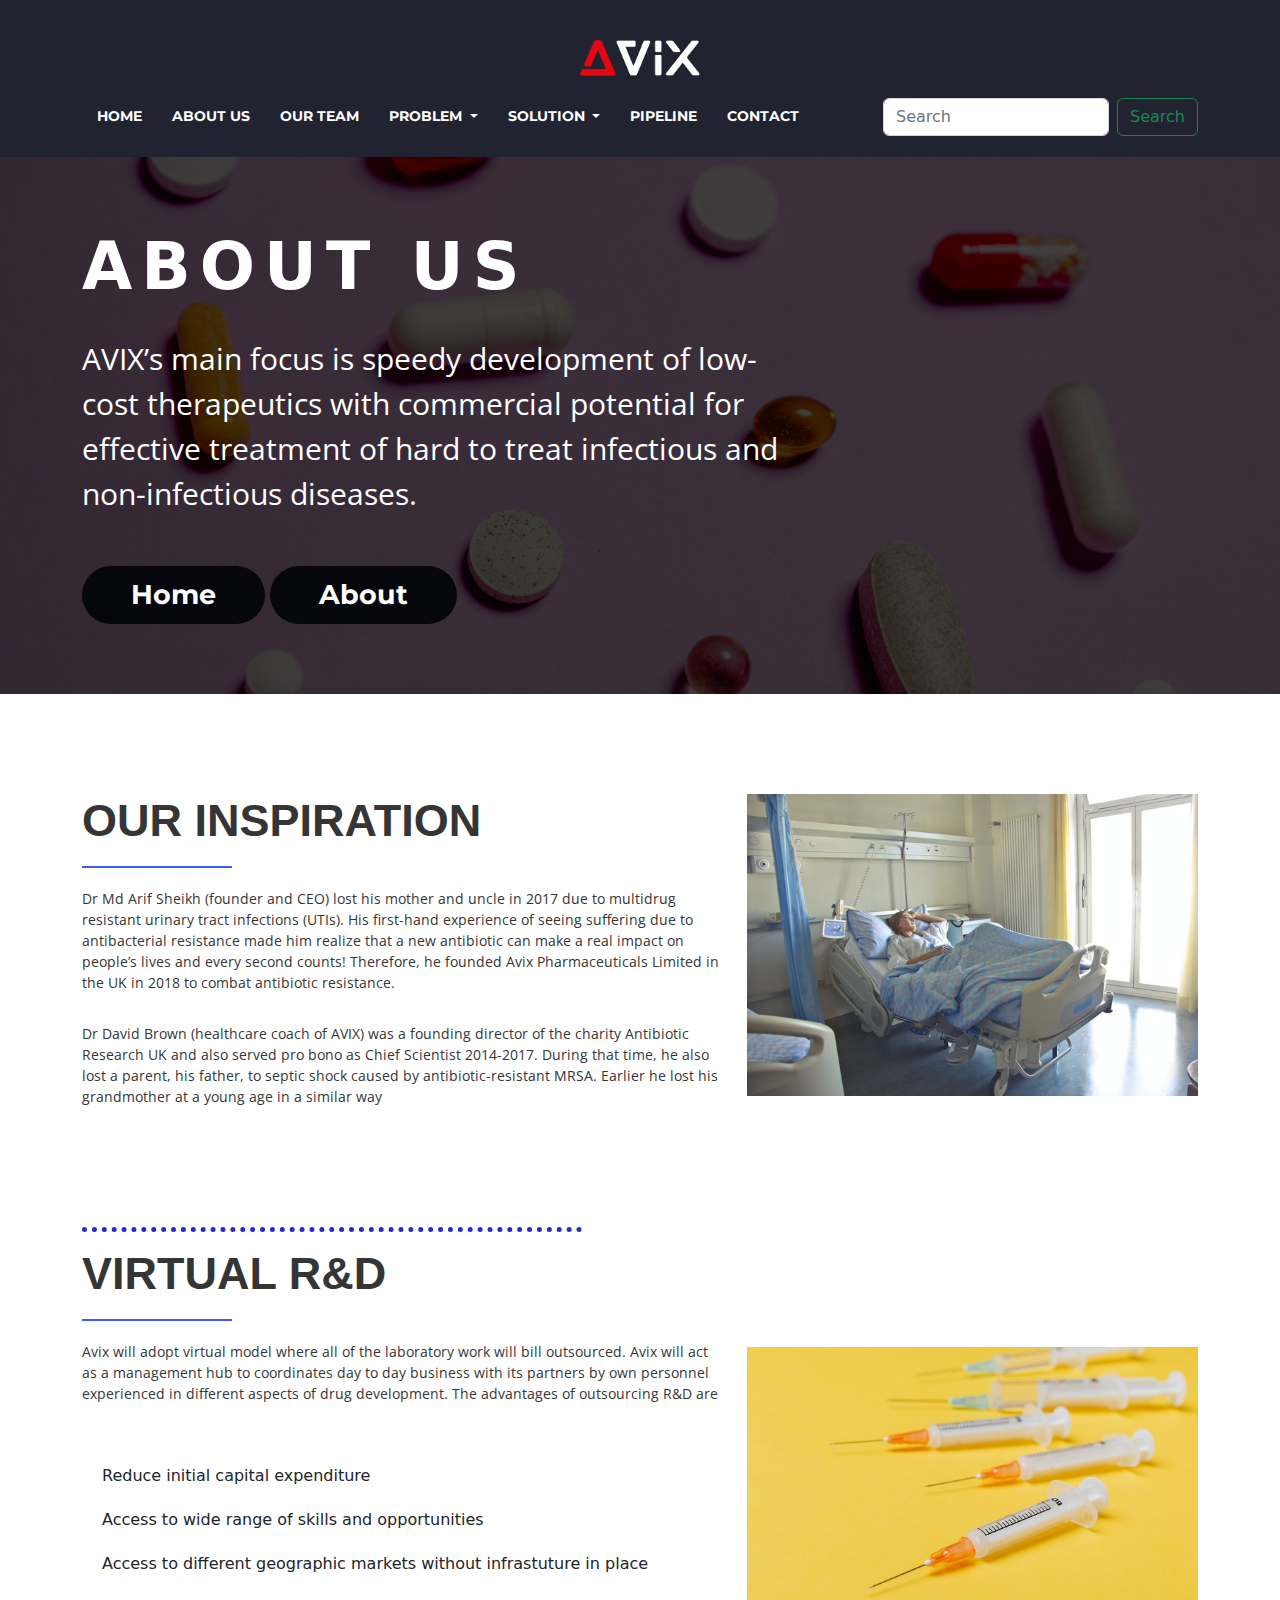
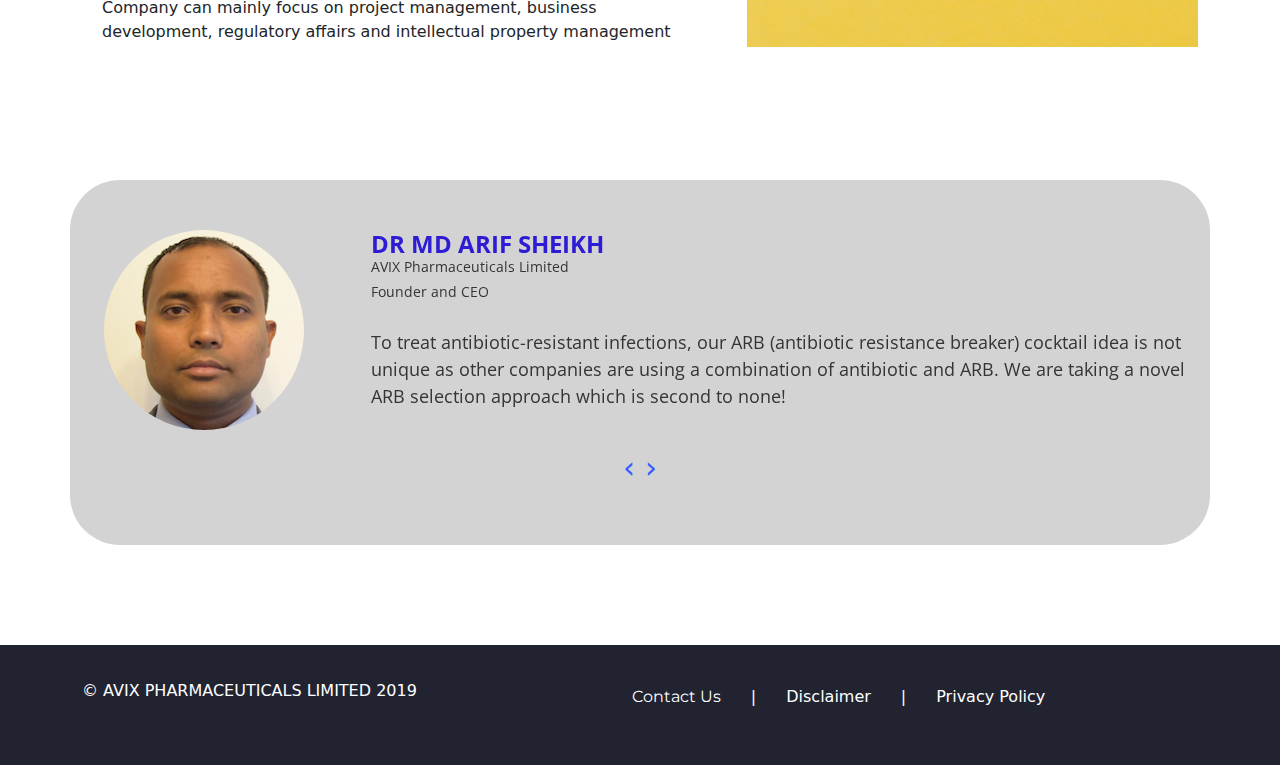
<file: about.html>
<!DOCTYPE html>
<html lang="en">

<head>
    <meta charset="UTF-8">
    <meta http-equiv="X-UA-Compatible" content="IE=edge">
    <meta name="viewport" content="width=device-width, initial-scale=1.0">

    <link href="https://fonts.googleapis.com/css2?family=Montserrat:wght@300;400;500;600;700;800;900&display=swap"
        rel="stylesheet">

    <title>project Avix Pharma</title>
    <!-- ====font familly link==== -->
    <link rel="preconnect" href="https://fonts.googleapis.com">
    <link rel="preconnect" href="https://fonts.gstatic.com" crossorigin>
    <link href="https://fonts.googleapis.com/css2?family=Great+Vibes&family=Koulen&family=Open+Sans:wght@400;500;600;700&display=swap" rel="stylesheet">
    <!-- owl carocel link  -->
    <link rel="stylesheet" href="https://cdnjs.cloudflare.com/ajax/libs/OwlCarousel2/2.3.4/assets/owl.carousel.min.css" integrity="sha512-tS3S5qG0BlhnQROyJXvNjeEM4UpMXHrQfTGmbQ1gKmelCxlSEBUaxhRBj/EFTzpbP4RVSrpEikbmdJobCvhE3g==" crossorigin="anonymous" referrerpolicy="no-referrer" />
    <link rel="stylesheet" href="https://cdnjs.cloudflare.com/ajax/libs/OwlCarousel2/2.3.4/assets/owl.theme.default.min.css" integrity="sha512-sMXtMNL1zRzolHYKEujM2AqCLUR9F2C4/05cdbxjjLSRvMQIciEPCQZo++nk7go3BtSuK9kfa/s+a4f4i5pLkw==" crossorigin="anonymous" referrerpolicy="no-referrer" />
    <!-- ====all link here==== -->

    <link rel="stylesheet" href="css/all.min.css">

    <link rel="stylesheet" href="css/bootstrap.min.css">

    <link rel="stylesheet" href="css/slick.css">

    <link rel="stylesheet" href="css/venobox.min.css">

    <link rel="stylesheet" href="css/style.css">

    <!-- ====all link here==== -->
</head>

<body>
    <!-- =====navbar part start ===== -->
<section id="logo">
    <div class="container">
       <div class="Main-logo">
        <a class="navbar-brand" href="#">
            <img src="img/logo.png" alt="logo">
        </a>
       </div>
    </div>
</section>

    <nav id="main_menu" class="navbar navbar-expand-lg">
        <div class="container">
            <button class="navbar-toggler" type="button" data-bs-toggle="collapse" data-bs-target="#navbarScroll"
                aria-controls="navbarScroll" aria-expanded="false" aria-label="Toggle navigation">
                <span class="navbar-toggler-icon"></span>
            </button>
            <div class="collapse navbar-collapse" id="navbarScroll">
                <ul class="navbar-nav me-auto my-2 my-lg-0 navbar-nav-scroll" style="--bs-scroll-height: 100px;">
                    <li class="nav-item">
                        <a class="nav-link active" aria-current="page" href="index.html">Home</a>
                    </li>
                    <li class="nav-item">
                        <a class="nav-link" href="about.html">About us</a>
                    </li>
                    <li class="nav-item">
                        <a class="nav-link" href="team.html">Our Team</a>
                    </li>
                    <li class="nav-item dropdown">
                        <a class="nav-link dropdown-toggle" href="#" id="navbarScrollingDropdown" role="button"
                            data-bs-toggle="dropdown" aria-expanded="false">
                            Problem
                        </a>
                        <ul class="dropdown-menu" aria-labelledby="navbarScrollingDropdown">
                            <li><a class="dropdown-item" href="#">Antimicrobial Resistance</a></li>
                            <li><a class="dropdown-item" href="#">Medical Need</a></li>
                            <li>
                                <hr class="dropdown-divider">
                            </li>
                        </ul>
                    </li>
                    <li class="nav-item dropdown">
                        <a class="nav-link dropdown-toggle" href="#" id="navbarScrollingDropdown" role="button"
                            data-bs-toggle="dropdown" aria-expanded="false">
                            Solution
                        </a>
                        <ul class="dropdown-menu" aria-labelledby="navbarScrollingDropdown">
                            <li><a class="dropdown-item" href="#">Proof of Concept</a></li>
                            <li><a class="dropdown-item" href="#">Supercharging Antibiotics</a></li>
                            <li>
                                <hr class="dropdown-divider">
                            </li>
                            <li><a class="dropdown-item" href="#">Ready to go</a></li>
                            <li><a class="dropdown-item" href="#">Fast-Cheap-Patentable</a></li>
                        </ul>
                    </li>
                    <li class="nav-item">
                        <a class="nav-link disabled">Pipeline</a>
                    </li>
                    <li class="nav-item">
                        <a class="nav-link disabled">Contact</a>
                    </li>
                </ul>
                <form class="d-flex" role="search">
                    <input class="form-control me-2" type="search" placeholder="Search" aria-label="Search">
                    <button class="btn btn-outline-success" type="submit">Search</button>
                </form>
            </div>
        </div>
    </nav>

    <!-- =====navbar part end ===== -->

    <!-- ========banner part start ======= -->

    <section id="about_banner_part">
        <div class="banner_slider">
            <div class="item item_01">
                <div class="overlay">
                    <div class="container">
                        <h1>ABOUT US</h1>
                        <p>AVIX’s main focus is speedy development of low-cost therapeutics with commercial potential for effective treatment of hard to treat infectious and non-infectious diseases.</p>
                        <div class="button">
                            <a href="index.html">Home</a>
                            <a href="about.html">About</a>
                        </div>
                    </div>
                </div>
            </div>
            
        </div>
    </section>

    <!-- ========banner part end ======= -->

    <!-- =======INSPIRATION part start ===== -->

    <section id="inspiriation_part">
        <div class="container">
            <div class="row">
                <div class="col-lg-7 col-md-6 col-sm-8">
                    <div class="item_text">
                        <h1>OUR INSPIRATION</h1>
                        <p>Dr Md Arif Sheikh (founder and CEO) lost his mother and uncle in 2017 due to multidrug resistant urinary tract infections (UTIs). His first-hand experience of seeing suffering due to antibacterial resistance made him realize that a new antibiotic can make a real impact on people’s lives and every second counts! Therefore, he founded Avix Pharmaceuticals Limited in the UK in 2018  to combat antibiotic resistance. <span>Dr David Brown (healthcare coach of AVIX) was a founding director of the charity Antibiotic Research UK and also served pro bono as Chief Scientist 2014-2017. During that time, he also lost a parent, his father, to septic shock caused by antibiotic-resistant MRSA. Earlier he lost his grandmother at a young age in a similar way</span></p>
                    </div>
                </div>
                <div class="col-lg-5 col-md-6 col-sm-4">
                    <div class="item_img">
                        <img src="img/patient.jpg" alt="patient">
                    </div>
                </div>
            </div>
        </div>
    </section>
    <!-- =====INSPIRATION part end ====== -->
    <!-- =======virtual_part  start ===== -->
    <section id="virtual_part">
        <div class="container">
            <div class="row">
                <div class="col-lg-7 col-md-6 col-sm-8">
                    <div class="item_text">
                        <h1>VIRTUAL R&D</h1>
                        <p>Avix will adopt virtual model where all of the laboratory work will bill outsourced. Avix will act as a management hub to coordinates day to day business with its partners by own personnel experienced in different aspects of drug development. The advantages of outsourcing R&D are</p>
                        <ul>
                            <li>Reduce initial capital expenditure</li>
                            <li>
                                Access to wide range of skills and opportunities
                            </li>
                            <li>Access to different geographic markets without infrastuture in place</li>
                            <li>Company can mainly focus on project management, business development, regulatory affairs and intellectual property management</li>
                        </ul>
                    </div>
                </div>
                <div class="col-lg-5 col-md-6 col-sm-4">
                    <div class="item_img">
                        <img src="img/inj.jpg" alt="inj">
                    </div>
                </div>
            </div>
        </div>
    </section>

    <!-- =====virtual_part  end ====== -->
    <!-- =====ceo_part  start ====== -->
    <section id="ceo_part">
        <div class="container">
            <div class="owl-carousel owl-theme">

            <div class="row">
                <div class="col-lg-3 col-md-4 col-sm-4">
                    <div class="item_img">
                        <img src="img/Dr-Md-Arif-Sheikh.jpg" alt="">
                    </div>
                </div>
                <div class="col-lg-9 col-md-8 col-sm-8">
                    <div class="item_text">
                        <h1>DR MD ARIF SHEIKH
                            <span>AVIX Pharmaceuticals Limited</span>
                        </h1>
                        <h2>Founder and CEO</h2>
                        <p>To treat antibiotic-resistant infections, our ARB (antibiotic resistance breaker) cocktail idea is not unique as other companies are using a combination of antibiotic and ARB. We are taking a novel ARB selection approach which is second to none!</p>
                    </div>
                </div>
            </div>
            <div class="row">
                <div class="col-lg-3 col-md-4 col-sm-4">
                    <div class="item_img">
                        <img src="img/doctor-1.jpg" alt="">
                    </div>
                </div>
                <div class="col-lg-9 col-md-8 col-sm-8">
                    <div class="item_text">
                        <h1>DR MST Begum
                            <span>AVIX Pharmaceuticals Limited</span>
                        </h1>
                        <h2>Founder and CEO</h2>
                        <p>To treat antibiotic-resistant infections, our ARB (antibiotic resistance breaker) cocktail idea is not unique as other companies are using a combination of antibiotic and ARB. We are taking a novel ARB selection approach which is second to none!</p>
                    </div>
                </div>
            </div>
        </div>
        </div>
    </section>
    <!-- =====ceo_part  end ====== -->
    
    <section id="ending_part">
        <div class="container">
           <div class="main">
            <h4 class="footer-site-info">© AVIX PHARMACEUTICALS LIMITED 2019</h4>
            <ul>
                <li><a href="contact.html"> Contact Us</a></li>
                <li>|</li>
                <li>  Disclaimer</li>
                <li>|</li>
                <li> Privacy Policy</li>
            </ul>
           </div>
        </div>
    </section>

    <!-- ======all js file here====== -->
    <script src="js/jquery-1.12.4.min.js"></script>

    <script src="js/bootstrap.bundle.min.js"></script>

    <script src="js/slick.js"></script>

    <script src="js/venobox.min.js"></script>

    <script src="https://cdnjs.cloudflare.com/ajax/libs/OwlCarousel2/2.3.4/owl.carousel.min.js" integrity="sha512-bPs7Ae6pVvhOSiIcyUClR7/q2OAsRiovw4vAkX+zJbw3ShAeeqezq50RIIcIURq7Oa20rW2n2q+fyXBNcU9lrw==" crossorigin="anonymous" referrerpolicy="no-referrer"></script>

    <script src="js/script.js"></script>

    <!-- ======all js file here====== -->
</body>

</html>
</file>
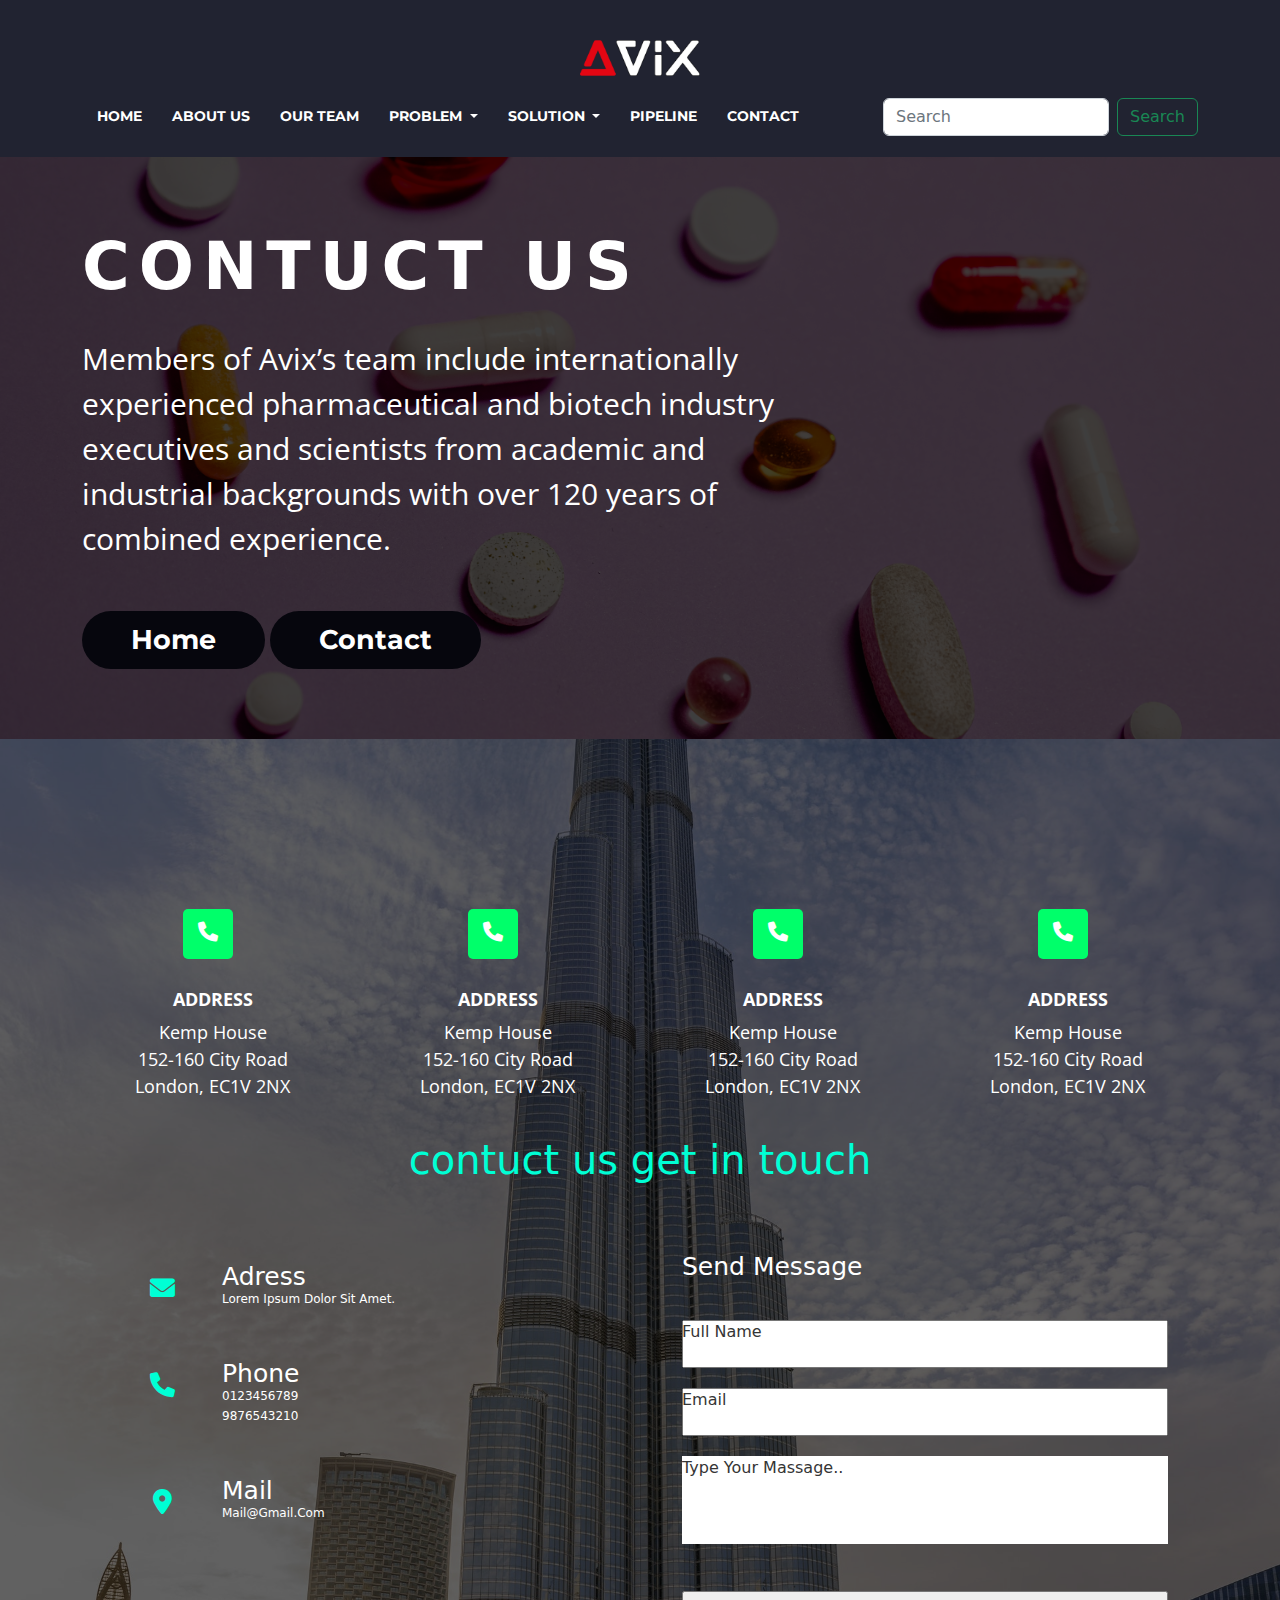
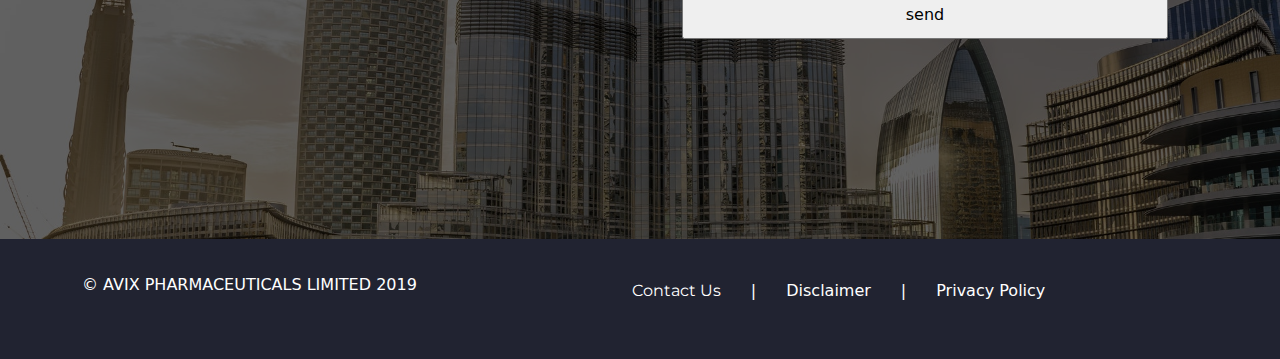
<file: contact.html>
<!DOCTYPE html>
<html lang="en">

<head>
    <meta charset="UTF-8">
    <meta http-equiv="X-UA-Compatible" content="IE=edge">
    <meta name="viewport" content="width=device-width, initial-scale=1.0">

    <link href="https://fonts.googleapis.com/css2?family=Montserrat:wght@300;400;500;600;700;800;900&display=swap"
        rel="stylesheet">

    <title>project Avix Pharma</title>
    <!-- ====font familly link==== -->
    <link rel="preconnect" href="https://fonts.googleapis.com">
    <link rel="preconnect" href="https://fonts.gstatic.com" crossorigin>
    <link href="https://fonts.googleapis.com/css2?family=Great+Vibes&family=Koulen&family=Open+Sans:wght@400;500;600;700&display=swap" rel="stylesheet">
    <!-- owl carocel link  -->
    <link rel="stylesheet" href="https://cdnjs.cloudflare.com/ajax/libs/OwlCarousel2/2.3.4/assets/owl.carousel.min.css" integrity="sha512-tS3S5qG0BlhnQROyJXvNjeEM4UpMXHrQfTGmbQ1gKmelCxlSEBUaxhRBj/EFTzpbP4RVSrpEikbmdJobCvhE3g==" crossorigin="anonymous" referrerpolicy="no-referrer" />
    <link rel="stylesheet" href="https://cdnjs.cloudflare.com/ajax/libs/OwlCarousel2/2.3.4/assets/owl.theme.default.min.css" integrity="sha512-sMXtMNL1zRzolHYKEujM2AqCLUR9F2C4/05cdbxjjLSRvMQIciEPCQZo++nk7go3BtSuK9kfa/s+a4f4i5pLkw==" crossorigin="anonymous" referrerpolicy="no-referrer" />
    <!-- ====all link here==== -->

    <link rel="stylesheet" href="css/all.min.css">

    <link rel="stylesheet" href="css/bootstrap.min.css">

    <link rel="stylesheet" href="css/slick.css">

    <link rel="stylesheet" href="css/venobox.min.css">

    <link rel="stylesheet" href="css/style.css">

    <!-- ====all link here==== -->
</head>

<body>
    <!-- =====navbar part start ===== -->
<section id="logo">
    <div class="container">
       <div class="Main-logo">
        <a class="navbar-brand" href="#">
            <img src="img/logo.png" alt="logo">
        </a>
       </div>
    </div>
</section>

    <nav id="main_menu" class="navbar navbar-expand-lg">
        <div class="container">
            <button class="navbar-toggler" type="button" data-bs-toggle="collapse" data-bs-target="#navbarScroll"
                aria-controls="navbarScroll" aria-expanded="false" aria-label="Toggle navigation">
                <span class="navbar-toggler-icon"></span>
            </button>
            <div class="collapse navbar-collapse" id="navbarScroll">
                <ul class="navbar-nav me-auto my-2 my-lg-0 navbar-nav-scroll" style="--bs-scroll-height: 100px;">
                    <li class="nav-item">
                        <a class="nav-link active" aria-current="page" href="index.html">Home</a>
                    </li>
                    <li class="nav-item">
                        <a class="nav-link" href="about.html">About us</a>
                    </li>
                    <li class="nav-item">
                        <a class="nav-link" href="team.html">Our Team</a>
                    </li>
                    <li class="nav-item dropdown">
                        <a class="nav-link dropdown-toggle" href="#" id="navbarScrollingDropdown" role="button"
                            data-bs-toggle="dropdown" aria-expanded="false">
                            Problem
                        </a>
                        <ul class="dropdown-menu" aria-labelledby="navbarScrollingDropdown">
                            <li><a class="dropdown-item" href="#">Antimicrobial Resistance</a></li>
                            <li><a class="dropdown-item" href="#">Medical Need</a></li>
                            
                        </ul>
                    </li>
                    <li class="nav-item dropdown">
                        <a class="nav-link dropdown-toggle" href="#" id="navbarScrollingDropdown" role="button"
                            data-bs-toggle="dropdown" aria-expanded="false">
                            Solution
                        </a>
                        <ul class="dropdown-menu" aria-labelledby="navbarScrollingDropdown">
                            <li><a class="dropdown-item" href="#">Proof of Concept</a></li>
                            <li><a class="dropdown-item" href="#">Supercharging Antibiotics</a></li>
                            
                            <li><a class="dropdown-item" href="#">Ready to go</a></li>
                            <li><a class="dropdown-item" href="#">Fast-Cheap-Patentable</a></li>
                        </ul>
                    </li>
                    <li class="nav-item">
                        <a class="nav-link disabled">Pipeline</a>
                    </li>
                    <li class="nav-item">
                        <a class="nav-link disabled" href="contact.html">Contact</a>
                    </li>
                </ul>
                <form class="d-flex" role="search">
                    <input class="form-control me-2" type="search" placeholder="Search" aria-label="Search">
                    <button class="btn btn-outline-success" type="submit">Search</button>
                </form>
            </div>
        </div>
    </nav>

    <!-- =====navbar part end ===== -->

    <!-- ========banner part start ======= -->

    <section id="about_banner_part">
        <div class="banner_slider">
            <div class="item item_01">
                <div class="overlay">
                    <div class="container">
                        <h1>CONTUCT US</h1>
                        <p>Members of Avix’s team include internationally experienced pharmaceutical and biotech industry executives and scientists from academic and industrial backgrounds with over 120 years of combined experience.</p>
                        <div class="button">
                            <a href="index.html">Home</a>
                            <a href="contact.html">Contact</a>
                        </div>
                    </div>
                </div>
            </div>
            
        </div>
    </section>

    <!-- ========banner part end ======= -->
    <!-- ========address part start ======= -->
    <section id="address_part">
        <div class="container">
            <div class="row">
                <div class="col-lg-3 col-md-3 col-sm-6">
                    <div class="item">
                        <div class="item-img">
                            <div class="icon_img">
                                <a href="#" target="_blank"><i class="fa-solid fa-phone f_logo"></i></a>
                            </div>
                        </div> 
                        <h1>ADDRESS</h1>  
                        <p>Kemp House <span>152-160 City Road</span> <span>London, EC1V 2NX</span></p>
                    </div>
                </div>
                <div class="col-lg-3 col-md-3 col-sm-6">
                    <div class="item">
                        <div class="item-img">
                            <div class="icon_img">
                                <a href="#" target="_blank"><i class="fa-solid fa-phone f_logo"></i></a>
                            </div>
                        </div> 
                        <h1>ADDRESS</h1>  
                        <p>Kemp House <span>152-160 City Road</span> <span>London, EC1V 2NX</span></p>
                    </div>
                </div>
                <div class="col-lg-3 col-md-3 col-sm-6">
                    <div class="item">
                        <div class="item-img">
                            <div class="icon_img">
                                <a href="#" target="_blank"><i class="fa-solid fa-phone f_logo"></i></a>
                            </div>
                        </div> 
                        <h1>ADDRESS</h1>  
                        <p>Kemp House <span>152-160 City Road</span> <span>London, EC1V 2NX</span></p>
                    </div>
                </div>
                <div class="col-lg-3 col-md-3 col-sm-6">
                    <div class="item">
                        <div class="item-img">
                            <div class="icon_img">
                                <a href="#" target="_blank"><i class="fa-solid fa-phone f_logo"></i></a>
                            </div>
                        </div> 
                        <h1>ADDRESS</h1>  
                        <p>Kemp House <span>152-160 City Road</span> <span>London, EC1V 2NX</span></p>
                    </div>
                </div>
            </div>
        </div>
        <!-- contact part start -->
       <div id="contuct_part">
        <div class="container">
         <div class="heading">
           <h1>contuct us <span>get in touch</span></h1>
         </div>
         <div class="row">
           <div class="col-lg-6 col-md-6 ">
             <div class="contuct_info">
                <div class="info_flex">
                  <div class="icon_box">
                  <i class="fa-solid fa-envelope logo_icon"></i>
                  </div>
                  <h1>adress <span>Lorem ipsum dolor sit amet.</span></h1>
                </div>
                <div class="info_flex">
                  <div class="icon_box">
                  <i class="fa-solid fa-phone logo_icon"></i>
                  </div>
                  <h1>phone <span>0123456789</span> <span>9876543210</span>  </h1>
                </div>
                <div class="info_flex">
                  <div class="icon_box">
                  <i class="fa-solid fa-location-dot logo_icon"></i>
                  </div>
                  <h1>mail <span>mail@gmail.com</span> </h1>
                </div>
             </div>
           </div>
           <div class="col-lg-6 col-md-6">
             <div class="contuct_form">
              <form>
                <h2>send message</h2>
                <div class="input_box">
                  <input type="text" name="" required="required">
                  <span>full name</span>
                </div>
                <!-- inputbox end -->
                <div class="input_box">
                  <input type="text" name="" required="required">
                  <span>email</span>
                </div>
                <!-- inputbox end -->
                <div class="input_box">
                  <textarea type="text" name="" required="required"></textarea>
                  <span>type your massage..</span>
                </div>
                <div class="input_box">
                  <input type="submit" name="" value="send">
                </div>
                <!-- inputbox end -->
              </form>
             </div>
           </div>
         </div>
         <!-- row ends -->
        </div>
    </div>  
       <!-- contact part end -->
    </section>
    <!-- ========address part end ======= -->
    
    <!-- =====team member  start ====== -->
    <section id="ending_part">
        <div class="container">
           <div class="main">
            <h4 class="footer-site-info">© AVIX PHARMACEUTICALS LIMITED 2019</h4>
            <ul>
                <li><a href="contact.html"> Contact Us</a></li>
                <li>|</li>
                <li>  Disclaimer</li>
                <li>|</li>
                <li> Privacy Policy</li>
            </ul>
           </div>
        </div>
    </section>
   
    <!-- ======all js file here====== -->
    <script src="js/jquery-1.12.4.min.js"></script>

    <script src="js/bootstrap.bundle.min.js"></script>

    <script src="js/slick.js"></script>

    <script src="js/venobox.min.js"></script>

    <script src="https://cdnjs.cloudflare.com/ajax/libs/OwlCarousel2/2.3.4/owl.carousel.min.js" integrity="sha512-bPs7Ae6pVvhOSiIcyUClR7/q2OAsRiovw4vAkX+zJbw3ShAeeqezq50RIIcIURq7Oa20rW2n2q+fyXBNcU9lrw==" crossorigin="anonymous" referrerpolicy="no-referrer"></script>

    <script src="js/script.js"></script>

    <!-- ======all js file here====== -->
</body>

</html>
</file>
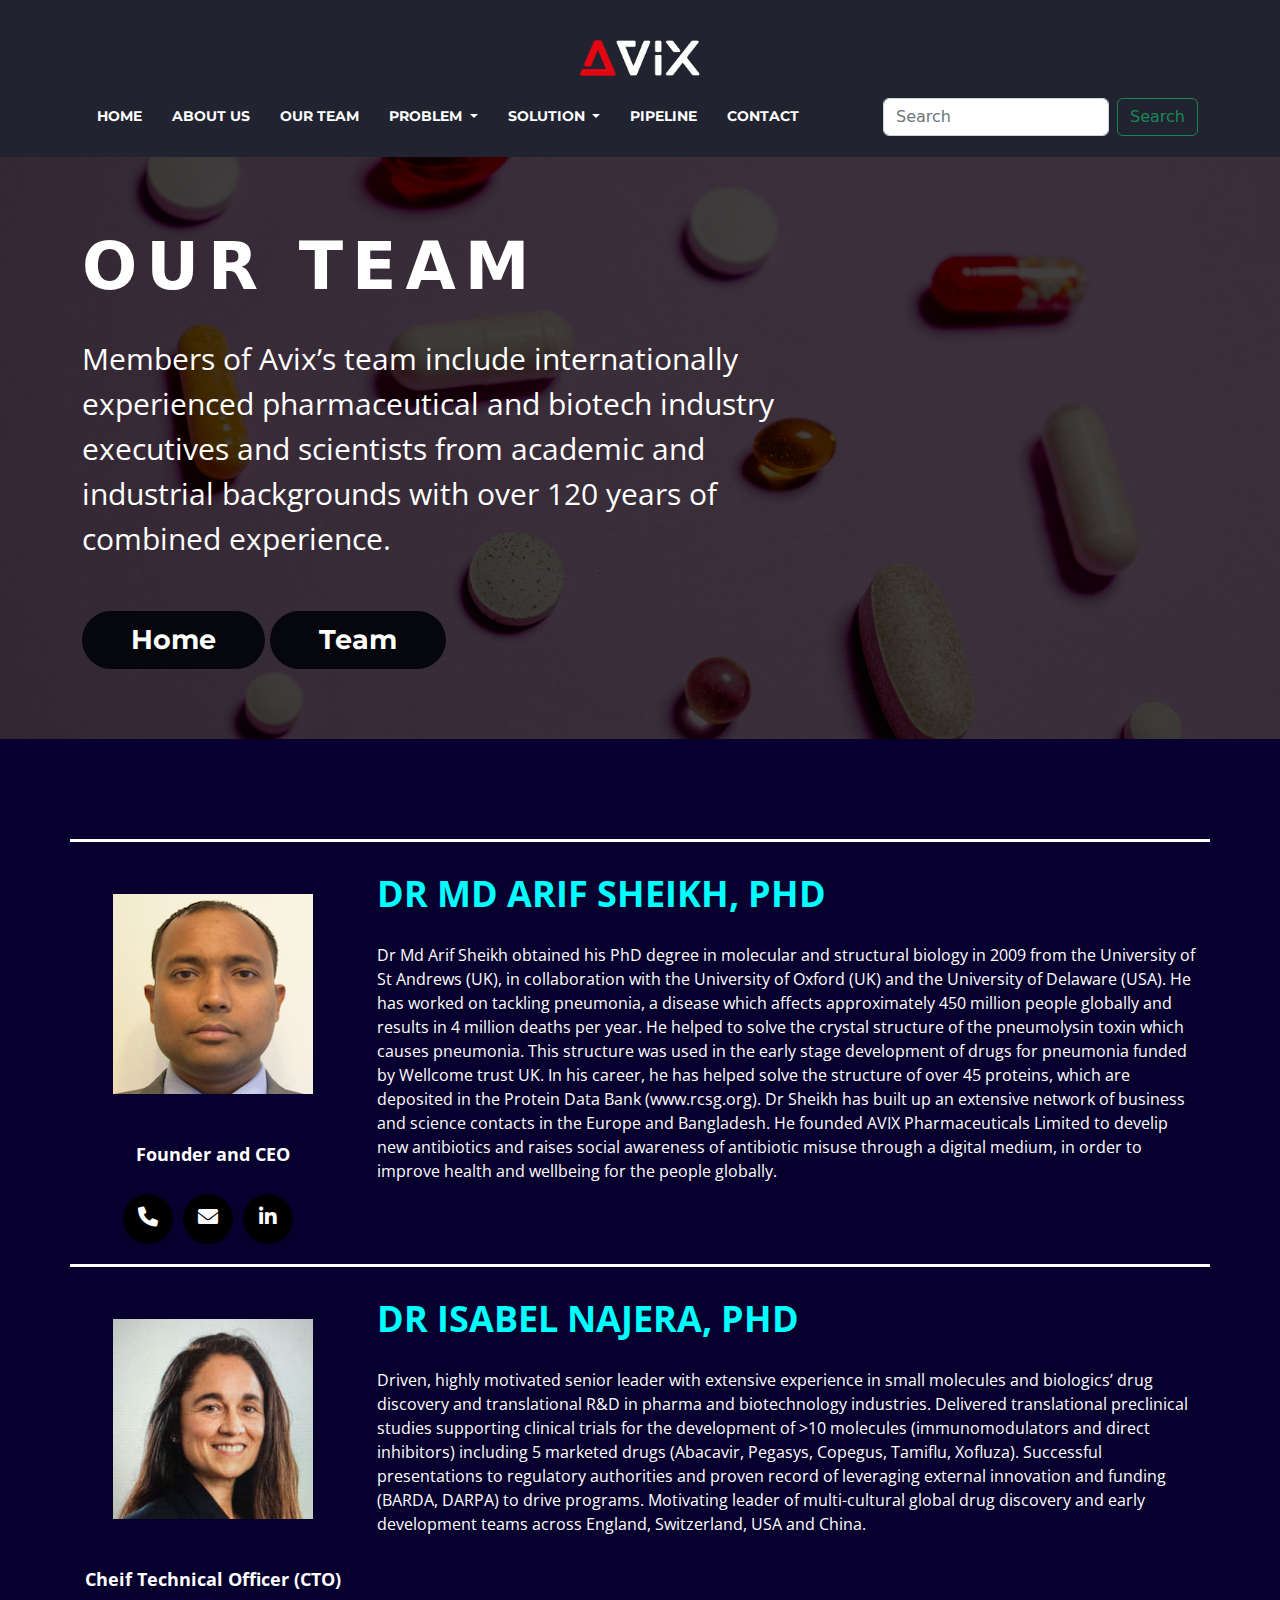
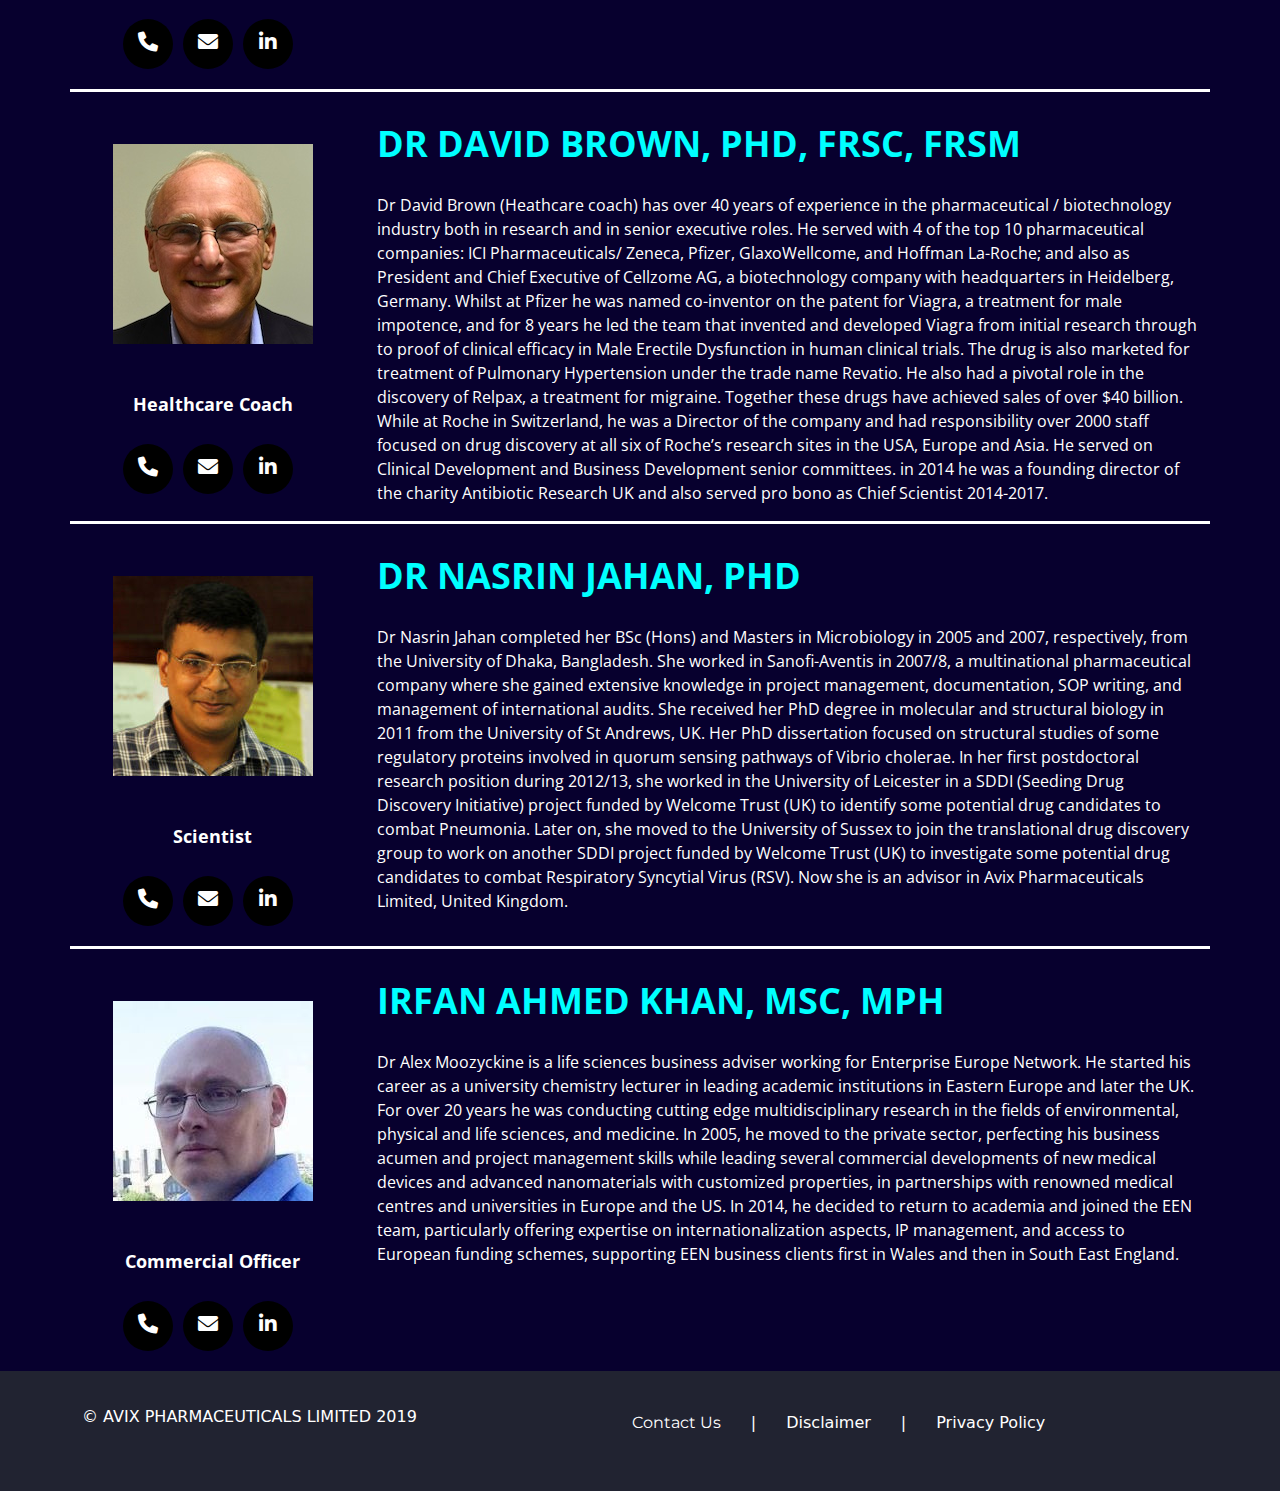
<file: team.html>
<!DOCTYPE html>
<html lang="en">

<head>
    <meta charset="UTF-8">
    <meta http-equiv="X-UA-Compatible" content="IE=edge">
    <meta name="viewport" content="width=device-width, initial-scale=1.0">

    <link href="https://fonts.googleapis.com/css2?family=Montserrat:wght@300;400;500;600;700;800;900&display=swap"
        rel="stylesheet">

    <title>project Avix Pharma</title>
    <!-- ====font familly link==== -->
    <link rel="preconnect" href="https://fonts.googleapis.com">
    <link rel="preconnect" href="https://fonts.gstatic.com" crossorigin>
    <link href="https://fonts.googleapis.com/css2?family=Great+Vibes&family=Koulen&family=Open+Sans:wght@400;500;600;700&display=swap" rel="stylesheet">
    <!-- owl carocel link  -->
    <link rel="stylesheet" href="https://cdnjs.cloudflare.com/ajax/libs/OwlCarousel2/2.3.4/assets/owl.carousel.min.css" integrity="sha512-tS3S5qG0BlhnQROyJXvNjeEM4UpMXHrQfTGmbQ1gKmelCxlSEBUaxhRBj/EFTzpbP4RVSrpEikbmdJobCvhE3g==" crossorigin="anonymous" referrerpolicy="no-referrer" />
    <link rel="stylesheet" href="https://cdnjs.cloudflare.com/ajax/libs/OwlCarousel2/2.3.4/assets/owl.theme.default.min.css" integrity="sha512-sMXtMNL1zRzolHYKEujM2AqCLUR9F2C4/05cdbxjjLSRvMQIciEPCQZo++nk7go3BtSuK9kfa/s+a4f4i5pLkw==" crossorigin="anonymous" referrerpolicy="no-referrer" />
    <!-- ====all link here==== -->

    <link rel="stylesheet" href="css/all.min.css">

    <link rel="stylesheet" href="css/bootstrap.min.css">

    <link rel="stylesheet" href="css/slick.css">

    <link rel="stylesheet" href="css/venobox.min.css">

    <link rel="stylesheet" href="css/style.css">

    <!-- ====all link here==== -->
</head>

<body>
    <!-- =====navbar part start ===== -->
<section id="logo">
    <div class="container">
       <div class="Main-logo">
        <a class="navbar-brand" href="#">
            <img src="img/logo.png" alt="logo">
        </a>
       </div>
    </div>
</section>

    <nav id="main_menu" class="navbar navbar-expand-lg">
        <div class="container">
            <button class="navbar-toggler" type="button" data-bs-toggle="collapse" data-bs-target="#navbarScroll"
                aria-controls="navbarScroll" aria-expanded="false" aria-label="Toggle navigation">
                <span class="navbar-toggler-icon"></span>
            </button>
            <div class="collapse navbar-collapse" id="navbarScroll">
                <ul class="navbar-nav me-auto my-2 my-lg-0 navbar-nav-scroll" style="--bs-scroll-height: 100px;">
                    <li class="nav-item">
                        <a class="nav-link active" aria-current="page" href="index.html">Home</a>
                    </li>
                    <li class="nav-item">
                        <a class="nav-link" href="about.html">About us</a>
                    </li>
                    <li class="nav-item">
                        <a class="nav-link" href="team.html">Our Team</a>
                    </li>
                    <li class="nav-item dropdown">
                        <a class="nav-link dropdown-toggle" href="#" id="navbarScrollingDropdown" role="button"
                            data-bs-toggle="dropdown" aria-expanded="false">
                            Problem
                        </a>
                        <ul class="dropdown-menu" aria-labelledby="navbarScrollingDropdown">
                            <li><a class="dropdown-item" href="#">Antimicrobial Resistance</a></li>
                            <li><a class="dropdown-item" href="#">Medical Need</a></li>
                            
                        </ul>
                    </li>
                    <li class="nav-item dropdown">
                        <a class="nav-link dropdown-toggle" href="#" id="navbarScrollingDropdown" role="button"
                            data-bs-toggle="dropdown" aria-expanded="false">
                            Solution
                        </a>
                        <ul class="dropdown-menu" aria-labelledby="navbarScrollingDropdown">
                            <li><a class="dropdown-item" href="#">Proof of Concept</a></li>
                            <li><a class="dropdown-item" href="#">Supercharging Antibiotics</a></li>
                            
                            <li><a class="dropdown-item" href="#">Ready to go</a></li>
                            <li><a class="dropdown-item" href="#">Fast-Cheap-Patentable</a></li>
                        </ul>
                    </li>
                    <li class="nav-item">
                        <a class="nav-link disabled">Pipeline</a>
                    </li>
                    <li class="nav-item">
                        <a class="nav-link disabled">Contact</a>
                    </li>
                </ul>
                <form class="d-flex" role="search">
                    <input class="form-control me-2" type="search" placeholder="Search" aria-label="Search">
                    <button class="btn btn-outline-success" type="submit">Search</button>
                </form>
            </div>
        </div>
    </nav>

    <!-- =====navbar part end ===== -->

    <!-- ========banner part start ======= -->

    <section id="about_banner_part">
        <div class="banner_slider">
            <div class="item item_01">
                <div class="overlay">
                    <div class="container">
                        <h1>OUR TEAM</h1>
                        <p>Members of Avix’s team include internationally experienced pharmaceutical and biotech industry executives and scientists from academic and industrial backgrounds with over 120 years of combined experience.</p>
                        <div class="button">
                            <a href="index.html">Home</a>
                            <a href="team.html">Team</a>
                        </div>
                    </div>
                </div>
            </div>
            
        </div>
    </section>

    <!-- ========banner part end ======= -->
    
    <!-- =====team member  start ====== -->
    <section id="team_member_part">
        <div class="container">

            <div class="row">
                <div class="col-lg-3 col-md-4 col-sm-4">
                    <div class="item_img">
                        <div class="image">
                        <img src="img/Dr-Md-Arif-Sheikh.jpg" alt="">
                        </div>
                        <h2>Founder and CEO</h2>
                        <div class="image_hover">
                        </div>
                        <div class="img_icon">
                            <div class="icon_img">
                                <a href="#" target="_blank"><i class="fa-solid fa-phone f_logo"></i></a>
                              </div>
                              <div class="icon_img">
                                <a  href="#" target="_blank">
                                    <i class="fa-solid fa-envelope f_logo"></i>
                                </a>
                              </div>
                              <div class="icon_img">
                                <a  href="#" target="_blank">
                                    <i class="fa-brands fa-linkedin-in f_logo"></i>
                                </a>
                              </div>
                        </div>
                    </div>
                </div>
                <div class="col-lg-9 col-md-8 col-sm-8">
                    <div class="item_text">
                        <h1>DR MD ARIF SHEIKH, PHD</h1>
                        <p>Dr Md Arif Sheikh obtained his PhD degree in molecular and structural biology in 2009 from the University of St Andrews (UK), in collaboration with the University of Oxford (UK) and the University of Delaware (USA). He has worked on tackling pneumonia, a disease which affects approximately 450 million people globally and results in 4 million deaths per year. He helped to solve the crystal structure of the pneumolysin toxin which causes pneumonia. This structure was used in the early stage development of drugs for pneumonia funded by Wellcome trust UK. In his career, he has helped solve the structure of over 45 proteins, which are deposited in the Protein Data Bank (www.rcsg.org). Dr Sheikh has built up an extensive network of business and science contacts in the Europe and Bangladesh. He founded AVIX Pharmaceuticals Limited to develip new antibiotics and raises social awareness of antibiotic misuse through a digital medium, in order to improve health and wellbeing for the people globally.</p>
                    </div>
                </div>
            </div>
            <div class="row">
                <div class="col-lg-3 col-md-4 col-sm-4">
                    <div class="item_img">
                        <div class="image">
                        <img src="img/mem2.jpg" alt="">
                        </div>
                        <h2>Cheif Technical Officer (CTO)</h2>
                        <div class="image_hover">
                        </div>
                        <div class="img_icon">
                            <div class="icon_img">
                                <a href="#" target="_blank"><i class="fa-solid fa-phone f_logo"></i></a>
                              </div>
                              <div class="icon_img">
                                <a  href="#" target="_blank">
                                    <i class="fa-solid fa-envelope f_logo"></i>
                                </a>
                              </div>
                              <div class="icon_img">
                                <a  href="#" target="_blank">
                                    <i class="fa-brands fa-linkedin-in f_logo"></i>
                                </a>
                              </div>
                        </div>
                    </div>
                </div>
                <div class="col-lg-9 col-md-8 col-sm-8">
                    <div class="item_text">
                        <h1>DR ISABEL NAJERA, PHD</h1>
                        <p>
                            Driven, highly motivated senior leader with extensive experience in small molecules and biologics’ drug discovery and translational R&D in pharma and biotechnology industries. Delivered translational preclinical studies supporting clinical trials for the development of >10 molecules (immunomodulators and direct inhibitors) including 5 marketed drugs (Abacavir, Pegasys, Copegus, Tamiflu, Xofluza). Successful presentations to regulatory authorities and proven record of leveraging external innovation and funding (BARDA, DARPA) to drive programs. Motivating leader of multi-cultural global drug discovery and early development teams across England, Switzerland, USA and China.</p>
                    </div>
                </div>
            </div>
            <div class="row">
                <div class="col-lg-3 col-md-4 col-sm-4">
                    <div class="item_img">
                        <div class="image">
                        <img src="img/mem3.jpg" alt="">
                        </div>
                        <h2>Healthcare Coach</h2>
                        <div class="image_hover">
                        </div>
                        <div class="img_icon">
                            <div class="icon_img">
                                <a href="#" target="_blank"><i class="fa-solid fa-phone f_logo"></i></a>
                              </div>
                              <div class="icon_img">
                                <a  href="#" target="_blank">
                                    <i class="fa-solid fa-envelope f_logo"></i>
                                </a>
                              </div>
                              <div class="icon_img">
                                <a  href="#" target="_blank">
                                    <i class="fa-brands fa-linkedin-in f_logo"></i>
                                </a>
                              </div>
                        </div>
                    </div>
                </div>
                <div class="col-lg-9 col-md-8 col-sm-8">
                    <div class="item_text">
                        <h1>DR DAVID BROWN, PHD, FRSC, FRSM</h1>
                        <p>Dr David Brown (Heathcare coach) has over 40 years of experience in the pharmaceutical / biotechnology industry both in research and in senior executive roles. He served with 4 of the top 10 pharmaceutical companies: ICI Pharmaceuticals/ Zeneca, Pfizer, GlaxoWellcome, and Hoffman La-Roche; and also as President and Chief Executive of Cellzome AG, a biotechnology company with headquarters in Heidelberg, Germany. Whilst at Pfizer he was named co-inventor on the patent for Viagra, a treatment for male impotence, and for 8 years he led the team that invented and developed Viagra from initial research through to proof of clinical efficacy in Male Erectile Dysfunction in human clinical trials. The drug is also marketed for treatment of Pulmonary Hypertension under the trade name Revatio. He also had a pivotal role in the discovery of Relpax, a treatment for migraine. Together these drugs have achieved sales of over $40 billion. While at Roche in Switzerland, he was a Director of the company and had responsibility over 2000 staff focused on drug discovery at all six of Roche’s research sites in the USA, Europe and Asia. He served on Clinical Development and Business Development senior committees. in 2014 he was a founding director of the charity Antibiotic Research UK and also served pro bono as Chief Scientist 2014-2017.</p>
                    </div>
                </div>
            </div>
            <div class="row">
                <div class="col-lg-3 col-md-4 col-sm-4">
                    <div class="item_img">
                        <div class="image">
                        <img src="img/mem5.jpeg" alt="">
                        </div>
                        <h2>Scientist</h2>
                        <div class="image_hover">
                        </div>
                        <div class="img_icon">
                            <div class="icon_img">
                                <a href="#" target="_blank"><i class="fa-solid fa-phone f_logo"></i></a>
                              </div>
                              <div class="icon_img">
                                <a  href="#" target="_blank">
                                    <i class="fa-solid fa-envelope f_logo"></i>
                                </a>
                              </div>
                              <div class="icon_img">
                                <a  href="#" target="_blank">
                                    <i class="fa-brands fa-linkedin-in f_logo"></i>
                                </a>
                              </div>
                        </div>
                    </div>
                </div>
                <div class="col-lg-9 col-md-8 col-sm-8">
                    <div class="item_text">
                        <h1>DR NASRIN JAHAN, PHD</h1>
                        <p>Dr Nasrin Jahan completed her BSc (Hons) and Masters in Microbiology in 2005 and 2007, respectively, from the University of Dhaka, Bangladesh. She worked in Sanofi-Aventis in 2007/8, a multinational pharmaceutical company where she gained extensive knowledge in project management, documentation, SOP writing, and management of international audits. She received her PhD degree in molecular and structural biology in 2011 from the University of St Andrews, UK. Her PhD dissertation focused on structural studies of some regulatory proteins involved in quorum sensing pathways of Vibrio cholerae. In her first postdoctoral research position during 2012/13, she worked in the University of Leicester in a SDDI (Seeding Drug Discovery Initiative) project funded by Welcome Trust (UK) to identify some potential drug candidates to combat Pneumonia. Later on, she moved to the University of Sussex to join the translational drug discovery group to work on another SDDI project funded by Welcome Trust (UK) to investigate some potential drug candidates to combat Respiratory Syncytial Virus (RSV). Now she is an advisor in Avix Pharmaceuticals Limited, United Kingdom.</p>
                    </div>
                </div>
            </div>
            <div class="row">
                <div class="col-lg-3 col-md-4 col-sm-4">
                    <div class="item_img">
                        <div class="image">
                        <img src="img/mem6.jpg" alt="">
                        </div>
                        <h2>Commercial Officer</h2>
                        <div class="image_hover">
                        </div>
                        <div class="img_icon">
                            <div class="icon_img">
                                <a href="#" target="_blank"><i class="fa-solid fa-phone f_logo"></i></a>
                              </div>
                              <div class="icon_img">
                                <a  href="#" target="_blank">
                                    <i class="fa-solid fa-envelope f_logo"></i>
                                </a>
                              </div>
                              <div class="icon_img">
                                <a  href="#" target="_blank">
                                    <i class="fa-brands fa-linkedin-in f_logo"></i>
                                </a>
                              </div>
                        </div>
                    </div>
                </div>
                <div class="col-lg-9 col-md-8 col-sm-8">
                    <div class="item_text">
                        <h1>IRFAN AHMED KHAN, MSC, MPH</h1>
                        <p>Dr Alex Moozyckine is a life sciences business adviser working for Enterprise Europe Network. He started his career as a university chemistry lecturer in leading academic institutions in Eastern Europe and later the UK. For over 20 years he was conducting cutting edge multidisciplinary research in the fields of environmental, physical and life sciences, and medicine. In 2005, he moved to the private sector, perfecting his business acumen and project management skills while leading several commercial developments of new medical devices and advanced nanomaterials with customized properties, in partnerships with renowned medical centres and universities in Europe and the US. In 2014, he decided to return to academia and joined the EEN team, particularly offering expertise on internationalization aspects, IP management, and access to European funding schemes, supporting EEN business clients first in Wales and then in South East England.</p>
                    </div>
                </div>
            </div>
        </div>
    </section>
    
    <!-- =====ceo_part  end ====== -->
    <!-- =====team member  end ====== -->
    
    <section id="ending_part">
        <div class="container">
           <div class="main">
            <h4 class="footer-site-info">© AVIX PHARMACEUTICALS LIMITED 2019</h4>
            <ul>
                <li><a href="contact.html"> Contact Us</a></li>
                <li>|</li>
                <li>  Disclaimer</li>
                <li>|</li>
                <li> Privacy Policy</li>
            </ul>
           </div>
        </div>
    </section>

    <!-- ======all js file here====== -->
    <script src="js/jquery-1.12.4.min.js"></script>

    <script src="js/bootstrap.bundle.min.js"></script>

    <script src="js/slick.js"></script>

    <script src="js/venobox.min.js"></script>

    <script src="https://cdnjs.cloudflare.com/ajax/libs/OwlCarousel2/2.3.4/owl.carousel.min.js" integrity="sha512-bPs7Ae6pVvhOSiIcyUClR7/q2OAsRiovw4vAkX+zJbw3ShAeeqezq50RIIcIURq7Oa20rW2n2q+fyXBNcU9lrw==" crossorigin="anonymous" referrerpolicy="no-referrer"></script>

    <script src="js/script.js"></script>

    <!-- ======all js file here====== -->
</body>

</html>
</file>
<file: css/style.css>
/* =======common css start ===== */

*{
    margin: 0;
    padding: 0;
    box-sizing: border-box;
}

ul, li{
    list-style: none;
    display: inline-block;
    padding: 0;
}

a{
    text-decoration: none;
    display: inline-block;
    font-family: 'Montserrat', sans-serif;
}

img{
    vertical-align: middle;
    width: 100%;
}


/* =======common css end ===== */

#logo{
    padding-top: 40px;
    background-color: #212331;
}

#logo .navbar-brand{
    width: 120px;
}
.Main-logo{
    display: flex;
    justify-content: center;
}
#logo .navbar-brand img{
    width: 100%;
}

/* =======menu part start ====== */

#main_menu{
    background-color: #212331;
    padding: 20px 0;
}
.menu_fix{
    position: fixed !important;
    width:100%;
    top: 0 !important;
    z-index: 9999;
    left: 0;
    background-color: #353535;
    padding-top: 47px !important;
    animation: menu_ani 1s linear !important;
    
}
@keyframes menu_ani{
    0%{
        top: -200px;
    }
    100%{
        top: 0;
    }
}

#main_menu ul li a{
    color: #ffffff;
    padding: 0px 5px;
    font-size: 14px;
    font-weight: 700;
    text-transform: uppercase;
    transition: .3s;
}

#main_menu ul li a:hover{
    color: aqua;
}


#main_menu ul li .dropdown-menu{
    background-color: #393d50;
}
#main_menu ul li .dropdown-menu a{
    color: #99a9b5;
    line-height: 20px;
    font-size: 16px;
    font-weight: normal;
    padding: 16px 30px;
    transition: .3s;
}
#main_menu ul li .dropdown-menu li:hover a{
    background-color: #212331;
    color: #ffffff;
}
/* =======menu part end ====== */

/* ======banner part start ===== */

#banner_part .item_1{
    background: url(../img/banner1.jpg) no-repeat center;
    background-size: cover;
}
#banner_part .item_2{
    background: url(../img/banner2.jpg) no-repeat center;
    background-size: cover;
}
#banner_part .item_3{
    background: url(../img/banner3.jpg) no-repeat center;
    background-size: cover;
}

#banner_part .item .overlay{
    background-color: rgba(0, 0, 0, 0.75);
    padding: 250px 0;
}

#banner_part .item .overlay h3 {
	z-index: 5;
	text-align: center;
	line-height: 79px;
	font-weight: 100;
	font-size: 45px;
	margin: 0px;
	border-radius: 0px;
	padding: 0px;
	color: rgb(255, 255, 255);
    text-transform: uppercase;
	letter-spacing: 9px;
}

#banner_part .item .overlay h1{
    display: block;
    font-weight: 700;
    text-align: center;
	line-height: 79px;
	font-size: 70px;
	margin: 0px;
	border-radius: 0px;
	padding: 0px;
	color: rgb(255, 255, 255);
    text-transform: uppercase;
	letter-spacing: 5px;
}

#banner_part .item .overlay .shape{
    height: 10px;
    width: 600px;
    background-color: green;
    margin: 0 auto;
    margin-top: 50px;
}

.shape-2{
    background-color: red !important;
}

.shape-3{
    background-color: white !important;
}


#banner_part .item .overlay a{
    background-color: rgb(6, 6, 13);
    text-align: center;
    line-height: 24px;
    font-weight: 700;
	font-size: 27px;
    padding: 17px 49px;
    color: rgb(255, 255, 255);
    border-radius: 30px;
    margin-top: 131px;
    transition: .6s;
}

#banner_part .item .overlay a:hover{
    background-color: white;
    color: black;
}

#banner_part .prevarrow{
    font-size: 50px;
    color: white;
    position: absolute;
    bottom: 50%;
    left: 20px;
    transform: translateY(-50%);
    z-index: 999;
}
#banner_part .nextarrow{
    font-size: 50px;
    color: white;
    position: absolute;
    bottom: 50%;
    right: 20px;
    transform: translateY(-50%);
    z-index: 999;
}
/* ======banner part end ===== */

/* =====mission part start ==== */

#mission_part{
    padding: 30px 0 100px 0;
    background-color: #212331;
}

#mission_part h2{
    display: block;
    font-weight: 700;
    text-align: center;
	line-height: 79px;
	font-size: 50px;
	color: rgb(255, 255, 255);
    text-transform: uppercase;
	letter-spacing: 5px;
    margin-bottom: 50px;
}

#mission_part .line{
    height: 1px;
    width: 150px;
    background-color: aquamarine;
}

#mission_part h4{
    display: block;
    font-weight: 300;
	line-height: 79px;
	font-size: 43px;
	color: rgb(255, 255, 255);
    text-transform: uppercase;
	letter-spacing: 2px;
    margin-bottom: 50px;
}
#mission_part p{
    display: block;
    font-weight: 300;
	line-height: 24px;
	font-size: 16px;
	color: rgb(255, 255, 255);
    text-transform: capitalize;
    margin-bottom: 50px;
    opacity: .4;
}

#mission_part img{
    width: 100%;
}

#mission_part .img{
    position: relative;
}

#mission_part .img a{
    position: absolute;
    top: 50%;
    left: 50%;
    transform: translate(-50%, -50%);
}
#mission_part .img i{
    font-size: 50px;
    color: white;
}
/* =====mission part end ==== */

/* =====service part start ===== */


#service_part{
    background: url(../img/service-bg.jpg) no-repeat center;
    background-size: cover;

}
#service_part .overlay{
    background-color: rgba(0, 0, 0, 0.703);
}
#service_part .item{
    padding: 70px 30px;
    text-align: center;
}

#service_part .item1{
background-color: rgba(57, 56, 74, 0.6);
}

#service_part .item2{
background-color: rgba(162, 108, 200, 0.6);
}

#service_part .item3{
background-color: rgba(23, 184, 202, 0.6);
}

#service_part .item i{
    font-size: 60px;
    color: white;
    margin-bottom: 40px;
}
#service_part .item h2{
    font-size: 29px;
    font-weight: 700;
    color: white;
    margin-bottom: 30px;

}
#service_part .item h6{
    font-size: 25px;
    font-weight: 300;
    color: white;
    margin-bottom: 40px;
    line-height: 40px;

}
#service_part .main{
    display: flex;
}

#service_part .item a{
    background-color: rgb(6, 6, 13);
    text-align: center;
    line-height: 24px;
    font-weight: 700;
	font-size: 22px;
    padding: 17px 30px;
    color: rgb(255, 255, 255);
    margin-top: 131px;
    transition: .6s;
    border-radius: 5px;
}

#service_part .item a:hover{
    background-color: white;
    color: black;
}
/* =====service part end ===== */

/* =====about part start ====== */

#about_part{
    background: url(../img/about-bg.jpg) no-repeat center;
    background-size: cover;
}

#about_part .overlay{
    background-color: rgba(55, 54, 70, 0.90);
    padding-top: 100px;
    padding-bottom: 200px;
}

#about_part .overlay h2{
    font-size: 50px;
    font-weight: 700;
    color: white;
    margin-bottom: 30px;
    text-align: center;
}

#about_part .overlay h3{
    font-size: 25px;
    font-weight: 700;
    color: white;
    margin-bottom: 60px;
    margin-top: 70px;
    position: relative;
}

#about_part .overlay h3::after{
    height: 2px;
    width: 100px;
    content: "";
    background-color: white;
    position: absolute;
    left: 0;
    bottom: -40px;
}
#about_part .overlay p{
    font-size: 18px;
    font-weight: 700;
    color: white;
    margin-bottom: 30px;
    text-transform: uppercase;
}

#about_part h6{
    font-size: 16px;
    font-weight: 300;
    color: white;
    margin-bottom: 40px;
    line-height: 24px;

}
#about_part h6 span{
    font-style: italic;
}

#about_part .spcl_1{
    color: aqua !important;
    opacity: .8;
}
#about_part .spcl_1::after{
   background-color: aqua !important;
    opacity: .8;
}
#about_part .spcl_2{
    color: aqua !important;
    opacity: .5;
}
#about_part .spcl_2::after{
   background-color: aqua !important;
    opacity: .5;
}
#about_part .spcl_3{
    color: aqua !important;
    opacity: .3;
}
#about_part .spcl_3::after{
   background-color: aqua !important;
    opacity: .3;
}
#about_part a{
    background-color: rgb(6, 6, 13);
    text-align: center;
    line-height: 24px;
    font-weight: 700;
	font-size: 22px;
    padding: 17px 30px;
    color: rgb(255, 255, 255);
    margin-top: 50px;
    transition: .6s;
    border-radius: 5px;
}

#about_part a:hover{
    background-color: white;
    color: black;
}
/* =====about part end ====== */
/* =======team part start ===== */

#team_part{
    background: url(../img/team-bg.jpg) no-repeat center;
    background-size: cover;
}

#team_part .overlay{
    padding: 100px 0;
    background-color: rgba(33, 35, 49, 0.79);
}

#team_part .overlay .item{
    padding: 50px 0;
    width: 100%;
    background-color: white;
    margin: 20px 0;
}

#team_part .overlay h2{
    font-size: 50px;
    font-weight: 700;
    color: white;
    margin-bottom: 30px;
    text-align: center;
    text-transform: uppercase;
}

#team_part h6{
    font-size: 16px;
    font-weight: 600;
    color: white;
    margin-bottom: 40px;
    line-height: 24px;
    text-transform: uppercase;
    letter-spacing: 1px;
    text-align: center;
    margin-bottom: 40px;
}

#team_part h5{
    font-size: 22px;
    font-weight: 700;
    color: black;
    text-transform: uppercase;
    letter-spacing: 1px;
    text-align: center;
    margin-top: 20px;
}
#team_part .title{
    font-size: 16px;
    font-weight: 500;
    color: black;
    letter-spacing: 1px;
    text-align: center;
    margin-top: 20px;
    opacity: .6;
    margin-bottom: 30px;
}

#team_part .overlay .item .img{
    height: 130px;
    width: 130px;
    border-radius: 50%;
    margin: 0 auto;
    overflow: hidden;
}
#team_part .overlay .icon{
    height: 40px;
    width: 40px;
    display: flex;
    justify-content: center;
    align-items: center;
    background-color: gray;
    opacity: .6;
    border-radius: 50%;
    margin: 0 auto;

}

#team_part .overlay .icon i{
    font-size: 25px;
    color: white;
}
#team_part .overlay .item .img img{
    width: 100%;
}

#team_part .button{
    display: flex;
    justify-content: center;
}
#team_part .button a{
    text-align: center;
    line-height: 28px;
    font-weight: 700;
	font-size: 28px;
    padding: 25px 50px;
    margin-top: 70px;
    transition: .6s;
    border-radius: 46px;
    border: 2px solid aqua;
    color: aqua;
}

#team_part .button a:hover{
    background-color: aqua;
    color: white;
}
/* =======team part end ===== */
/* about index start*/

/* ======banner part start ===== */

#about_banner_part .item_01{
    background: url(../img/banner1.jpg) no-repeat center;
    background-size: cover;
}


#about_banner_part .item .overlay{
    background-color: rgba(0, 0, 0, 0.75);
    padding: 70px 0;
}

#about_banner_part .item .overlay .container h1 {
	z-index: 5;
	text-align: left;
	line-height: 79px;
	font-weight: 700;
	font-size: 65px;
	margin: 0px;
	border-radius: 0px;
	padding: 0px;
	color: rgb(255, 255, 255);
    text-transform: uppercase;
	letter-spacing: 9px;
}

#about_banner_part .item .overlay p{
    display: block;
    font-weight: 400;
    text-align: left;
	line-height: 45px;
    width: 700px;
	font-size: 30px;
	margin: 0px;
	border-radius: 0px;
	padding-top: 30px;
	color: rgb(255, 255, 255);
    text-transform: initial;
    font-family: 'Open Sans', sans-serif;
}


#about_banner_part .item .overlay a{
    background-color: rgb(6, 6, 13);
    text-align: center;
    line-height: 24px;
    font-weight: 700;
	font-size: 27px;
    padding: 17px 49px;
    color: rgb(255, 255, 255);
    border-radius: 30px;
    margin-top: 50px;
    transition: .6s;
}

#about_banner_part .item .overlay a:hover{
    background-color: white;
    color: black;
}

/* inspiriation part start */
#inspiriation_part{
    padding: 100px 0;
}
#inspiriation_part .item_text h1{
    z-index: 5;
	text-align: left;
	font-weight: 700;
	font-size: 45px;
	margin: 0px;
	border-radius: 0px;
    padding-bottom: 40px;
	color: #353535;
    text-transform: uppercase;
    font-family:  sans-serif;
    position: relative;
}
#inspiriation_part .item_text h1::before{
    content: "";
    position: absolute;
    height: 2px;
    background-color: #3a5bff;
    width: 150px;
    left: 0;
    bottom: 20px;

}
#inspiriation_part .item_text p{
    z-index: 5;
	text-align: left;
	font-weight: 400;
	font-size: 14px;
	margin: 0px;
	border-radius: 0px;
    padding-bottom: 40px;
	color: #353535;
    text-transform: initial;
    font-family: 'Open Sans', sans-serif;
}
#inspiriation_part .item_text p span{
    
display: block;
padding-top: 30px;}
#inspiriation_part .item_img{
width: 100%;
}
#inspiriation_part .item_img:hover{
    transform: scale(1.05);
    transition: all linear 0.4s;
    -moz-transform: all linear 0.4s;
    -webkit-transition: all linear 0.4s;
    -o-transition: all linear 0.4s;
}

/* =============virtual part start============== */

#virtual_part .item_text h1{
    z-index: 5;
	text-align: left;
	font-weight: 700;
	font-size: 45px;
	margin: 0px;
	border-radius: 0px;
    padding-bottom: 40px;
	color: #353535;
    text-transform: uppercase;
    font-family:  sans-serif;
    position: relative;
}
#virtual_part .item_text h1::after{
    content: "";
    position: absolute;
    width: 500px;
    border-top: 5px dotted rgb(40, 40, 204);
    left: 0;
    top: -20px;

}
#virtual_part .item_text h1::before{
    content: "";
    position: absolute;
    height: 2px;
    background-color: #3a5bff;
    width: 150px;
    left: 0;
    bottom: 20px;

}
#virtual_part .item_text p{
    z-index: 5;
	text-align: left;
	font-weight: 400;
	font-size: 14px;
	margin: 0px;
	border-radius: 0px;
    padding-bottom: 40px;
	color: #353535;
    text-transform: initial;
    font-family: 'Open Sans', sans-serif;
}
#virtual_part ul, li{
    display: block;
    padding: 10px;
}
#virtual_part .item_img{
    margin-top: 100px;
    width: 100%;
    height: 300px;
    overflow: hidden;
}
#virtual_part .item_img:hover{
    transform: scale(1.05);
    transition: all linear 0.4s;
    -moz-transform: all linear 0.4s;
    -webkit-transition: all linear 0.4s;
    -o-transition: all linear 0.4s;
}
/* virtual part end */
/* ceo_part start */
#ceo_part{
padding: 100px 0;
}
#ceo_part .container{
    padding: 50px 0;
background: #d3d3d3;
border-radius: 50px;
}
#ceo_part .item_img{
    width: 200px;
    height: 200px;
    border-radius: 50%;
    margin: 0 auto;
overflow: hidden;
}
#ceo_part .item_text h1{
	text-align: left;
	font-weight: 700;
	font-size:24px;
    padding-left: 10px;
    color: rgb(46, 27, 212);
    text-transform: initial;
    font-family: 'Open Sans', sans-serif;
}
#ceo_part .item_text h1 span{
	text-align: left;
    display: block;
	font-weight: 400;
	font-size:14px;
	color: #353535;
    text-transform: capitalize;
    font-family: 'Open Sans', sans-serif;
}
#ceo_part .item_text h2{
	text-align: left;
	font-weight: 400;
	font-size:14px;
    padding-left: 10px;
	color: #353535;
    text-transform: initial;
    font-family: 'Open Sans', sans-serif;
}
#ceo_part .item_text p{
	text-align: left;
	font-weight: 400;
    padding-top: 20px;
	font-size:18px;
    padding-left: 10px;
	color: #353535;
    text-transform: initial;
    font-family: 'Open Sans', sans-serif;
}
#ceo_part .owl-nav button{
    font-size: 30px;
    color: #3a5bff;
}
/* =============inspriation part end============== */
/* about html end */
/* team html start */
/* team_member_part start */
#team_member_part{
    background-color: #07002e;
    padding-top: 100px;
    
}
#team_member_part .row{
    border-top: 3px solid #fff;
}
#team_member_part .item_img{
    position: relative;
    margin-top: 20%;
}
#team_member_part .item_img .image{
    margin-top: 10px;
    height: 200px;
    width: 200px;
    overflow: hidden;
    background: #000;
    margin: 0 auto;
    z-index: 9;
    transition: all linear 0.4s;

}
#team_member_part .item_img .image:hover{
    transform: scale(1.05);
}
#team_member_part .item_img .image_hover{
    z-index: -1;
    width: 200px;
    height: 200px;
    background: rgba(0, 0, 0, 0.151);
    margin: 0 auto;
    position: absolute;
    top: 0;
    left: 30px;
}
#team_member_part .item_img h2{
    text-align: center;
    margin-top: 50px;
	font-weight: 700;
	font-size:18px;
    padding-bottom: 20px;
	color: #fff;
    text-transform: initial;
    font-family: 'Open Sans', sans-serif;
}

#team_member_part .img_icon{
    display: flex;
    justify-content: center;
}
#team_member_part .icon_img {
    margin-bottom: 20px;
    margin-right: 10px;
    height: 50px;
    width: 50px;
    border-radius: 50%;
    background: rgb(0, 0, 0);
    text-align: center;
    line-height: 50px;
    transition: all linear 0.3s;
}
#team_member_part .icon_img:hover{
    background-color: #281c6e;
}
#team_member_part .icon_img .f_logo {
    font-size: 20px;
    color: #ffffff;
    transition: all linear 0.3s;
}
#team_member_part .icon_img:hover .f_logo {
    color: rgba(0, 0, 0, 0.726);
}

#team_member_part  .item_text h1{
    padding-top: 30px;
    text-align: left;
	font-weight: 700;
    padding-bottom: 20px;
	font-size:36px;
    padding-left: 10px;
    color: aqua;
    text-transform: uppercase;
    font-family: 'Open Sans', sans-serif;

}
#team_member_part  .item_text p{
    text-align: left;
	font-weight: 400;
	font-size:16px;
    padding-left: 10px;
    color: #fff;
    text-transform: initial;
    font-family: 'Open Sans', sans-serif;

}
/* team_member_part end */

/* team html end */
/* contact  html start */
#address_part{
    padding: 150px 0;
    position: relative;
    z-index: 1;
    background: url(../img/contact.jpg) no-repeat center / cover;
}
#address_part .item{
text-align: center;
padding: 20px;
transition: all linear 0.4s;
}
#address_part::after{
    content: "";
    position: absolute;
    z-index: -1;
    height: 100%;
    width: 100%;
    inset: 0;
    background: rgba(0, 0, 0, 0.61);
}
#address_part .item  .item-img{
    display: flex;
    justify-content: center;
}
#address_part .item  .icon_img {
    margin-bottom: 20px;
    margin-right: 10px;
    height: 50px;
    width: 50px;
    border-radius: 5px;
    background: rgb(0, 255, 106);
    text-align: center;
    line-height: 50px;
    transition: all linear 0.3s;
}
#address_part .icon_img:hover{
    background-color: #281c6e;
}
#address_part .icon_img .f_logo {
    font-size: 20px;
    color: #fff;
    transition: all linear 0.3s;
}
#address_part .icon_img:hover .f_logo {
    color: rgba(0, 0, 0, 0.726);
}
#address_part .item h1{
	font-weight: 700;
    padding-top: 10px;
	font-size:18px;
	color: #fff;
    text-transform: initial;
    font-family: 'Open Sans', sans-serif;
}
#address_part .item p{
        font-weight: 400;
        font-size:18px;
        color: #fff;
        text-transform: initial;
        font-family: 'Open Sans', sans-serif;
}
#address_part .item p span{
    display: block;
}
#address_part .item:hover p{
    color: #281c6e;
}
#address_part .item:hover {
    transform: rotate(360deg);
    background: rgb(0, 255, 213);
    border-radius: 5px;
    box-sizing: border-box;
}


#contuct_part .contuct_info{
    margin-top: 70px;
    margin-left: 50px;
  }
  #contuct_part .heading h1{
    text-align: center;
    color: rgb(0, 255, 213);
  }
  #contuct_part .contuct_info .info_flex{
    display: flex;
  
  }
  #contuct_part .contuct_info .info_flex h1{
  color: #fff;
  font-weight: 400;
  font-size: 25px;
  text-transform: capitalize;
  padding-left: 30px;
  padding-bottom: 40px;
  }
  #contuct_part .contuct_info .info_flex h1 span{
  font-size: 12px;
  display: block;
  padding-bottom: 5px;
  
  }
  #contuct_part .contuct_info .info_flex .icon_box{
    height: 60px;
    width: 60px;
    text-align: center;
    line-height: 60px;
    border-radius: 50%;
    
  
  }
  #contuct_part .contuct_info .info_flex .logo_icon{
    color: rgb(0, 255, 213);
    font-size: 25px;
    margin-top: 5px;
  }
  /* contact info end */
  /* input box start */
  #contuct_part .contuct_form{
    padding: 30px;
  }
  #contuct_part .contuct_form h2{
  font-weight: 400;
  color: #fff;
  font-size: 25px;
  text-transform: capitalize;
  padding-bottom: 30px;
  padding-top: 30px;
  }
  #contuct_part .contuct_form .input_box{
    position: relative;
    padding-bottom: 20px;
    border: none;
    
  }
  #contuct_part .contuct_form .input_box input{
    width: 100%;
    padding: 10px 7px;

  }
  #contuct_part .contuct_form .input_box textarea{
    width: 100%;
    padding: 20px 7px;
    border: none;
    border-bottom: 1px solid var(--service);
    margin-bottom: 20px;
    outline: none;
    resize: none;
  }
  #contuct_part .contuct_form .input_box span{
    position: absolute;
    left: 0;
    color:#353535 ;
    pointer-events: none;
    transition: 0.1s;
    font-family: var(--opensans);
    font-weight: 400;
    font-style: 20px;
    text-transform: capitalize;
  }
  #contuct_part .contuct_form .input_box input:focus ~ span,
  #contuct_part .contuct_form .input_box input:valid ~ span,
  #contuct_part .contuct_form .input_box textarea:focus ~ span,
  #contuct_part .contuct_form .input_box textarea:valid ~ span{
    color: rgb(0, 255, 213);
    font-size: 12px;
    padding-bottom: 30px;
    transform: translateY(-25px);
  }
  /* contact part end */
  /* ======ending part start ===== */

#ending_part{
    padding: 30px 0;
    background-color: #212331;
    color: white;
}

#ending_part h4{
    color: white;
    font-size: 16px;
    line-height: 2;
}
#ending_part .main{
    display: flex;
    gap: 200px;
}
#ending_part .main ul{
    display: flex;
}
#ending_part .main ul li{
    margin: 0 5px;
}
#ending_part .main ul li a{
    color: #fff;
}
/* ======ending part end ===== */
</file>
